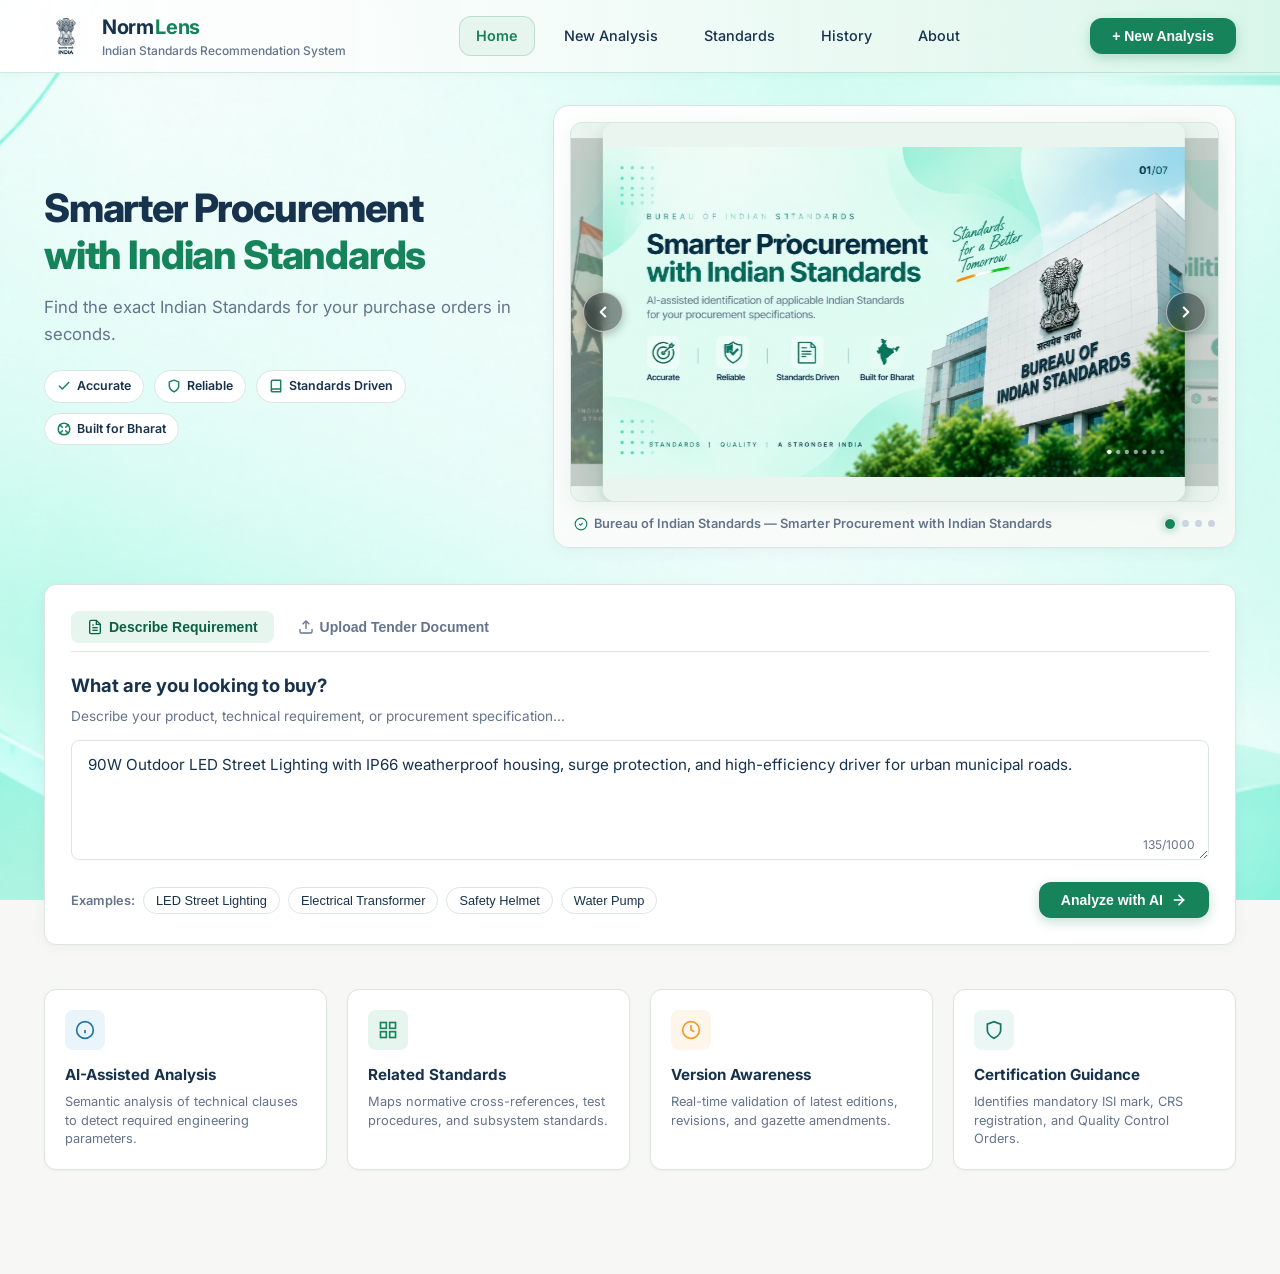
<file: Frontend/index.html>
<!DOCTYPE html>
<html lang="en">
<head>
  <meta charset="UTF-8">
  <meta name="viewport" content="width=device-width, initial-scale=1.0">
  <title>NormLens — Indian Standards Recommendation System | SIH 2026</title>
  <link rel="preconnect" href="https://fonts.googleapis.com">
  <link rel="preconnect" href="https://fonts.gstatic.com" crossorigin>
  <link href="https://fonts.googleapis.com/css2?family=Inter:wght@400;500;600;700;800&display=swap" rel="stylesheet">
  <link rel="stylesheet" href="styles.css">
</head>
<body>

  
  <header class="site-header">
    <div class="header-container">
      <div class="brand-group" data-navigate="home">
        <div class="emblem-icon">
          
          <img 
            src="assets/state_emblem_of_india_2d.jpg" 
            alt="State Emblem of India" 
            class="national-emblem-img">
        </div>
        <div class="brand-titles">
          <div class="brand-title">
            Norm<span class="highlight">Lens</span>
          </div>
          <div class="brand-subtitle">Indian Standards Recommendation System</div>
        </div>
      </div>

      <nav class="site-nav">
        <a class="nav-link active" data-navigate="home" data-view="home">Home</a>
        <a class="nav-link" data-navigate="new-analysis" data-view="new-analysis">New Analysis</a>
        <a class="nav-link" data-navigate="standards" data-view="standards">Standards</a>
        <a class="nav-link" data-navigate="history" data-view="history">History</a>
        <a class="nav-link" data-navigate="about" data-view="about">About</a>
      </nav>

      <div class="header-actions">
        <button class="btn-primary" data-navigate="new-analysis">
          <span>+ New Analysis</span>
        </button>
      </div>
    </div>
  </header>

  <!-- Main Application Body -->
  <main class="main-wrapper">

    <!-- ==========================================
         VIEW 1: HOME PAGE
         ========================================== -->
    <section id="view-home" class="view-section active">
      <!-- Hero Section -->
      <div class="hero-grid">
        <div class="hero-left">
          <h1 class="hero-heading">
            Smarter Procurement <br>
            <span class="green-text">with Indian Standards</span>
          </h1>
          <p class="hero-subheading">
            Find the exact Indian Standards for your purchase orders in seconds.
          </p>

          <div class="trust-badges-row">
            <div class="trust-badge-item">
              <svg width="14" height="14" viewBox="0 0 24 24" fill="none" stroke="currentColor" stroke-width="2.5" stroke-linecap="round" stroke-linejoin="round"><polyline points="20 6 9 17 4 12"></polyline></svg>
              Accurate
            </div>
            <div class="trust-badge-item">
              <svg width="14" height="14" viewBox="0 0 24 24" fill="none" stroke="currentColor" stroke-width="2.5" stroke-linecap="round" stroke-linejoin="round"><path d="M12 22s8-4 8-10V5l-8-3-8 3v7c0 6 8 10 8 10z"></path></svg>
              Reliable
            </div>
            <div class="trust-badge-item">
              <svg width="14" height="14" viewBox="0 0 24 24" fill="none" stroke="currentColor" stroke-width="2.5" stroke-linecap="round" stroke-linejoin="round"><path d="M4 19.5A2.5 2.5 0 0 1 6.5 17H20"></path><path d="M6.5 2H20v20H6.5A2.5 2.5 0 0 1 4 19.5v-15A2.5 2.5 0 0 1 6.5 2z"></path></svg>
              Standards Driven
            </div>
            <div class="trust-badge-item">
              <svg width="14" height="14" viewBox="0 0 24 24" fill="none" stroke="currentColor" stroke-width="2.5" stroke-linecap="round" stroke-linejoin="round"><circle cx="12" cy="12" r="10"></circle><path d="m4.93 4.93 4.24 4.24"></path><path d="m14.83 9.17 4.24-4.24"></path><path d="m14.83 14.83 4.24 4.24"></path><path d="m9.17 14.83-4.24 4.24"></path></svg>
              Built for Bharat
            </div>
          </div>
        </div>

        <!-- Mini Image Slider (Positioned in the red box area) -->
        <div class="hero-mini-slider-box" id="heroMiniSliderBox">
          <div class="mini-slider-wrapper" id="normlensSliderWrapper">
            <!-- Prev Slide Arrow Button -->
            <button class="mini-slider-arrow mini-slider-arrow-prev" id="sliderPrevBtn" aria-label="Previous Slide">
              <svg width="18" height="18" viewBox="0 0 24 24" fill="none" stroke="currentColor" stroke-width="2.8" stroke-linecap="round" stroke-linejoin="round">
                <polyline points="15 18 9 12 15 6"></polyline>
              </svg>
            </button>

            <!-- Slider Track -->
            <div class="mini-slider-track" id="normlensSliderTrack">
              <!-- Slide 0: Smarter Procurement with Indian Standards -->
              <div class="mini-slider-card" data-slide-index="0" data-caption="Bureau of Indian Standards — Smarter Procurement with Indian Standards">
                <div class="mini-slider-media">
                  <img src="assets/slider_banner_1.jpg" alt="Smarter Procurement with Indian Standards" class="mini-slider-img">
                </div>
              </div>

              <!-- Slide 1: One Search Many Possibilities -->
              <div class="mini-slider-card" data-slide-index="1" data-caption="One Search, Many Possibilities — Find Applicable Standards Instantly">
                <div class="mini-slider-media">
                  <img src="assets/slider_banner_2.png" alt="One Search Many Possibilities" class="mini-slider-img">
                </div>
              </div>

              <!-- Slide 2: Standards for a Safer Tomorrow -->
              <div class="mini-slider-card" data-slide-index="2" data-caption="Standards for a Safer Tomorrow — Safety, Reliability &amp; Sustainability">
                <div class="mini-slider-media">
                  <img src="assets/slider_banner_3.png" alt="Standards for a Safer Tomorrow" class="mini-slider-img">
                </div>
              </div>

              <!-- Slide 3: Built on Standards Powered by People -->
              <div class="mini-slider-card" data-slide-index="3" data-caption="Built on Standards, Powered by People — Viksit Bharat Quality Mission">
                <div class="mini-slider-media">
                  <img src="assets/slider_banner_4.jpg" alt="Built on Standards Powered by People" class="mini-slider-img">
                </div>
              </div>
            </div>

            <!-- Next Slide Arrow Button -->
            <button class="mini-slider-arrow mini-slider-arrow-next" id="sliderNextBtn" aria-label="Next Slide">
              <svg width="18" height="18" viewBox="0 0 24 24" fill="none" stroke="currentColor" stroke-width="2.8" stroke-linecap="round" stroke-linejoin="round">
                <polyline points="9 18 15 12 9 6"></polyline>
              </svg>
            </button>
          </div>

          <!-- Bottom Caption & Dots Bar -->
          <div class="mini-slider-bottom-bar">
            <div class="mini-slider-caption" id="miniSliderCaption">
              <svg width="14" height="14" viewBox="0 0 24 24" fill="none" stroke="currentColor" stroke-width="2"><circle cx="12" cy="12" r="10"></circle><path d="m9 12 2 2 4-4"></path></svg>
              <span id="miniSliderCaptionText">Bureau of Indian Standards — Smarter Procurement with Indian Standards</span>
            </div>
            <div class="mini-slider-dots" id="sliderDotsContainer"></div>
          </div>
        </div>
      </div>

      <!-- Main User Action Card -->
      <div class="procurement-card" id="homeInputCard">
        <div class="card-tab-nav">
          <button class="tab-btn active" data-tab="text" onclick="switchTab('text', 'home')">
            <svg width="16" height="16" viewBox="0 0 24 24" fill="none" stroke="currentColor" stroke-width="2"><path d="M14 2H6a2 2 0 0 0-2 2v16a2 2 0 0 0 2 2h12a2 2 0 0 0 2-2V8z"></path><polyline points="14 2 14 8 20 8"></polyline><line x1="16" y1="13" x2="8" y2="13"></line><line x1="16" y1="17" x2="8" y2="17"></line><polyline points="10 9 9 9 8 9"></polyline></svg>
            Describe Requirement
          </button>
          <button class="tab-btn" data-tab="file" onclick="switchTab('file', 'home')">
            <svg width="16" height="16" viewBox="0 0 24 24" fill="none" stroke="currentColor" stroke-width="2"><path d="M21 15v4a2 2 0 0 1-2 2H5a2 2 0 0 1-2-2v-4"></path><polyline points="17 8 12 3 7 8"></polyline><line x1="12" y1="3" x2="12" y2="15"></line></svg>
            Upload Tender Document
          </button>
        </div>

        <h2 class="card-title">What are you looking to buy?</h2>
        <p class="card-description">
          Describe your product, technical requirement, or procurement specification...
        </p>

        <!-- Pane 1: Textarea -->
        <div class="tab-pane-text">
          <div class="procure-textarea-wrap">
            <textarea 
              id="mainRequirementInput" 
              class="procure-textarea" 
              maxlength="1000" 
              placeholder="e.g., Procurement of 90W Outdoor LED Street Lighting fixtures with IP66 protection, surge endurance, and electronic drivers for urban road safety..."></textarea>
            <span class="char-counter" id="mainCharCounter">0/1000</span>
          </div>
        </div>

        <!-- Pane 2: PDF Upload -->
        <div class="tab-pane-file" style="display: none;">
          <input type="file" id="homeFileInput" accept=".pdf" style="display: none;">
          <div class="upload-dropzone" id="homeDropzone">
            <div class="upload-icon-circle">
              <svg width="22" height="22" viewBox="0 0 24 24" fill="none" stroke="currentColor" stroke-width="2"><path d="M21 15v4a2 2 0 0 1-2 2H5a2 2 0 0 1-2-2v-4"></path><polyline points="17 8 12 3 7 8"></polyline><line x1="12" y1="3" x2="12" y2="15"></line></svg>
            </div>
            <div class="upload-dropzone-text">Upload Tender PDF Document</div>
            <div class="upload-dropzone-sub">Drag and drop procurement tender specification or click to browse (Max 15MB)</div>
          </div>

          <div class="file-uploaded-chip" id="homeFileChip" style="display: none;">
            <div class="file-uploaded-info">
              <svg width="18" height="18" viewBox="0 0 24 24" fill="none" stroke="currentColor" stroke-width="2.5"><polyline points="20 6 9 17 4 12"></polyline></svg>
              <span class="file-name-display">Tender_Specification.pdf</span>
            </div>
            <button class="btn-remove-file" onclick="removeUploadedFile('home')">[ Remove ]</button>
          </div>
        </div>

        <!-- Action Bar & Example Chips -->
        <div class="card-action-bar">
          <div class="example-chips-wrap">
            <span class="example-label">Examples:</span>
            <button class="chip-btn" data-query="90W Outdoor LED Street Lighting with IP66 weatherproof housing and surge protection">LED Street Lighting</button>
            <button class="chip-btn" data-query="11kV/415V 500kVA Distribution Transformer with copper windings and oil cooling">Electrical Transformer</button>
            <button class="chip-btn" data-query="Industrial High-Density Polyethylene Safety Helmet with 4-point chin strap">Safety Helmet</button>
            <button class="chip-btn" data-query="Submersible Centrifugal Water Pump 5HP for clear cold agricultural water supply">Water Pump</button>
          </div>

          <button class="btn-primary" onclick="startAnalysis('home')">
            <span>Analyze with AI</span>
            <svg width="16" height="16" viewBox="0 0 24 24" fill="none" stroke="currentColor" stroke-width="2.5" stroke-linecap="round" stroke-linejoin="round"><line x1="5" y1="12" x2="19" y2="12"></line><polyline points="12 5 19 12 12 19"></polyline></svg>
          </button>
        </div>
      </div>

      <!-- Trust Indicators: 4 compact blocks -->
      <div class="trust-indicators-grid">
        <div class="trust-block-card">
          <div class="trust-block-icon icon-soft-blue">
            <svg width="20" height="20" viewBox="0 0 24 24" fill="none" stroke="currentColor" stroke-width="2"><circle cx="12" cy="12" r="10"></circle><path d="M12 16v-4"></path><path d="M12 8h.01"></path></svg>
          </div>
          <h3 class="trust-block-title">AI-Assisted Analysis</h3>
          <p class="trust-block-desc">Semantic analysis of technical clauses to detect required engineering parameters.</p>
        </div>

        <div class="trust-block-card">
          <div class="trust-block-icon icon-soft-green">
            <svg width="20" height="20" viewBox="0 0 24 24" fill="none" stroke="currentColor" stroke-width="2"><rect x="3" y="3" width="7" height="7"></rect><rect x="14" y="3" width="7" height="7"></rect><rect x="14" y="14" width="7" height="7"></rect><rect x="3" y="14" width="7" height="7"></rect></svg>
          </div>
          <h3 class="trust-block-title">Related Standards</h3>
          <p class="trust-block-desc">Maps normative cross-references, test procedures, and subsystem standards.</p>
        </div>

        <div class="trust-block-card">
          <div class="trust-block-icon icon-soft-saffron">
            <svg width="20" height="20" viewBox="0 0 24 24" fill="none" stroke="currentColor" stroke-width="2"><circle cx="12" cy="12" r="10"></circle><polyline points="12 6 12 12 16 14"></polyline></svg>
          </div>
          <h3 class="trust-block-title">Version Awareness</h3>
          <p class="trust-block-desc">Real-time validation of latest editions, revisions, and gazette amendments.</p>
        </div>

        <div class="trust-block-card">
          <div class="trust-block-icon icon-soft-teal">
            <svg width="20" height="20" viewBox="0 0 24 24" fill="none" stroke="currentColor" stroke-width="2"><path d="M12 22s8-4 8-10V5l-8-3-8 3v7c0 6 8 10 8 10z"></path></svg>
          </div>
          <h3 class="trust-block-title">Certification Guidance</h3>
          <p class="trust-block-desc">Identifies mandatory ISI mark, CRS registration, and Quality Control Orders.</p>
        </div>
      </div>
    </section>

    <!-- ==========================================
         VIEW 2: NEW ANALYSIS PAGE
         ========================================== -->
    <section id="view-new-analysis" class="view-section">
      <!-- 3-Step Progress Indicator -->
      <div class="stepper-header">
        <div class="stepper-bar">
          <div class="step-item active">
            <span class="step-num">1</span>
            <span>Input</span>
          </div>
          <span class="step-arrow">→</span>
          <div class="step-item">
            <span class="step-num">2</span>
            <span>Analysis</span>
          </div>
          <span class="step-arrow">→</span>
          <div class="step-item">
            <span class="step-num">3</span>
            <span>Results</span>
          </div>
        </div>
      </div>

      <!-- Main Input Card -->
      <div class="procurement-card" id="newAnalysisCard" style="max-width: 860px; margin: 0 auto;">
        <div class="card-tab-nav">
          <button class="tab-btn active" data-tab="text" onclick="switchTab('text', 'new-analysis')">
            <svg width="16" height="16" viewBox="0 0 24 24" fill="none" stroke="currentColor" stroke-width="2"><path d="M14 2H6a2 2 0 0 0-2 2v16a2 2 0 0 0 2 2h12a2 2 0 0 0 2-2V8z"></path><polyline points="14 2 14 8 20 8"></polyline></svg>
            Describe Requirement
          </button>
          <button class="tab-btn" data-tab="file" onclick="switchTab('file', 'new-analysis')">
            <svg width="16" height="16" viewBox="0 0 24 24" fill="none" stroke="currentColor" stroke-width="2"><path d="M21 15v4a2 2 0 0 1-2 2H5a2 2 0 0 1-2-2v-4"></path><polyline points="17 8 12 3 7 8"></polyline><line x1="12" y1="3" x2="12" y2="15"></line></svg>
            Tender Document
          </button>
        </div>

        <h2 class="card-title">Describe your procurement requirement</h2>
        <p class="card-description">Enter technical parameters or upload tender specification documents for standard matching.</p>

        <!-- Tab Pane: Text -->
        <div class="tab-pane-text">
          <div class="procure-textarea-wrap">
            <textarea 
              id="newAnalysisInput" 
              class="procure-textarea" 
              maxlength="1000" 
              placeholder="Describe your product, technical requirement, or procurement specification..."></textarea>
            <span class="char-counter" id="newAnalysisCharCounter">0/1000</span>
          </div>
        </div>

        <!-- Tab Pane: File Upload -->
        <div class="tab-pane-file" style="display: none;">
          <input type="file" id="newAnalysisFileInput" accept=".pdf" style="display: none;">
          <div class="upload-dropzone" id="newAnalysisDropzone">
            <div class="upload-icon-circle">
              <svg width="22" height="22" viewBox="0 0 24 24" fill="none" stroke="currentColor" stroke-width="2"><path d="M21 15v4a2 2 0 0 1-2 2H5a2 2 0 0 1-2-2v-4"></path><polyline points="17 8 12 3 7 8"></polyline><line x1="12" y1="3" x2="12" y2="15"></line></svg>
            </div>
            <div class="upload-dropzone-text">Upload Tender PDF</div>
            <div class="upload-dropzone-sub">Drop PDF tender copy or technical specification schedule here</div>
          </div>

          <div class="file-uploaded-chip" id="newAnalysisFileChip" style="display: none;">
            <div class="file-uploaded-info">
              <svg width="18" height="18" viewBox="0 0 24 24" fill="none" stroke="currentColor" stroke-width="2.5"><polyline points="20 6 9 17 4 12"></polyline></svg>
              <span class="file-name-display">Tender_Specification.pdf</span>
            </div>
            <button class="btn-remove-file" onclick="removeUploadedFile('new-analysis')">[ Remove ]</button>
          </div>
        </div>

        <!-- Single Primary Action -->
        <div style="display: flex; justify-content: flex-end; margin-top: 20px;">
          <button class="btn-primary" onclick="startAnalysis('new-analysis')">
            <span>Analyze Specification</span>
            <svg width="16" height="16" viewBox="0 0 24 24" fill="none" stroke="currentColor" stroke-width="2.5"><polyline points="9 18 15 12 9 6"></polyline></svg>
          </button>
        </div>
      </div>
    </section>

    <!-- ==========================================
         VIEW 3: LOADING / ANALYSIS PAGE
         ========================================== -->
    <section id="view-loading" class="view-section">
      <div class="loading-card">
        <h2 class="loading-header-title">Analyzing Your Requirement</h2>
        <p class="loading-header-subtitle">
          Please wait while we identify applicable Indian Standards and related requirements.
        </p>

        <!-- Circular Progress Ring (Subtle Green/Blue) -->
        <div class="circle-progress-wrapper">
          <svg class="circle-progress-svg" viewBox="0 0 140 140">
            <circle class="circle-bg" cx="70" cy="70" r="60"></circle>
            <circle class="circle-fill" id="circleFill" cx="70" cy="70" r="60"></circle>
          </svg>
          <div class="circle-center-text">
            <span class="circle-percentage" id="circlePercentage">0%</span>
            <span class="circle-status-tag">Analyzing</span>
          </div>
        </div>

        <!-- Dynamic Ticker Box -->
        <div class="dynamic-ticker-box">
          <span class="ticker-pulse-dot"></span>
          <span id="dynamicTickerText">Reading specification...</span>
        </div>

        <!-- Vertical Progress Timeline (Strict 7 Stages) -->
        <div class="analysis-timeline" id="analysisTimeline">
          <!-- Dynamically populated via app.js -->
        </div>
      </div>
    </section>

    <!-- ==========================================
         VIEW 4: RESULTS PAGE
         ========================================== -->
    <section id="view-results" class="view-section">
      <!-- Top Banner -->
      <div class="results-header-banner">
        <div class="banner-left">
          <h1>Procurement Analysis Results</h1>
          <div class="banner-meta">
            <span class="status-badge-complete">✓ Analysis Complete</span>
            <span>Requirement:</span>
            <span class="submitted-req-badge" id="resultsQueryBadge">90W Outdoor LED Street Lighting</span>
          </div>
        </div>
        <div>
          <button class="btn-outline" onclick="exportProcurementReport()">
            <svg width="16" height="16" viewBox="0 0 24 24" fill="none" stroke="currentColor" stroke-width="2"><path d="M21 15v4a2 2 0 0 1-2 2H5a2 2 0 0 1-2-2v-4"></path><polyline points="7 10 12 15 17 10"></polyline><line x1="12" y1="15" x2="12" y2="3"></line></svg>
            Export Report
          </button>
        </div>
      </div>

      <!-- 4 Compact Summary Metric Cards -->
      <div class="summary-metrics-grid">
        <div class="metric-card">
          <div class="metric-label">Verified Recommendations</div>
          <div class="metric-value green" id="metricStandardsFound">0</div>
        </div>
        <div class="metric-card">
          <div class="metric-label">Related Standards</div>
          <div class="metric-value blue" id="metricRelatedStandards">0</div>
        </div>
        <div class="metric-card">
          <div class="metric-label">Version Status</div>
          <div class="metric-value" style="font-size: 1.25rem;" id="metricVersionStatus">-</div>
        </div>
        <div class="metric-card">
          <div class="metric-label">Certification</div>
          <div class="metric-value green" style="font-size: 1.25rem;" id="metricCertification">-</div>
        </div>
      </div>

      <!-- Section 1 — AI Understanding -->
      <div class="result-section">
        <div class="section-header">
          <h2 class="section-title">
            <svg width="18" height="18" viewBox="0 0 24 24" fill="none" stroke="var(--blue)" stroke-width="2"><circle cx="12" cy="12" r="10"></circle><line x1="12" y1="16" x2="12" y2="12"></line><line x1="12" y1="8" x2="12.01" y2="8"></line></svg>
            What We Understood
          </h2>
          <div class="section-subtext">Automated entity and parameter extraction from submitted requirement</div>
        </div>

        <div class="understanding-tags-grid">
          <div>
            <div class="understanding-col-title">Product</div>
            <div class="understanding-val" id="underProdVal">LED Street Lighting</div>
          </div>
          <div>
            <div class="understanding-col-title">Application</div>
            <div class="understanding-val" id="underAppVal">Outdoor / Road</div>
          </div>
          <div>
            <div class="understanding-col-title">Requirements & Constraints</div>
            <div class="tag-cloud" id="underTagCloud">
              <span class="spec-tag">90W</span>
              <span class="spec-tag">Outdoor</span>
              <span class="spec-tag">Road Application</span>
              <span class="spec-tag">Electrical Safety</span>
              <span class="spec-tag">Testing</span>
            </div>
          </div>
        </div>
      </div>

      <!-- Section 2 & 3 — Recommended Indian Standards (Top 3 Cards & Why Recommended) -->
      <div class="result-section">
        <div class="section-header">
          <h2 class="section-title">
            <svg width="18" height="18" viewBox="0 0 24 24" fill="none" stroke="var(--primary-green)" stroke-width="2"><path d="M14 2H6a2 2 0 0 0-2 2v16a2 2 0 0 0 2 2h12a2 2 0 0 0 2-2V8z"></path><polyline points="14 2 14 8 20 8"></polyline></svg>
            Recommended Indian Standards
          </h2>
          <div class="section-subtext">Standards relevant to the submitted procurement requirement (Top 3 Recommendations)</div>
        </div>

        <div id="recommendedCardsContainer">
          <!-- Dynamically populated via app.js -->
        </div>
      </div>

      <!-- Section 4 — Related Standards (Simple Institutional Relationship Graph) -->
      <div class="result-section">
        <div class="section-header">
          <h2 class="section-title">
            <svg width="18" height="18" viewBox="0 0 24 24" fill="none" stroke="var(--deep-green)" stroke-width="2"><rect x="3" y="3" width="7" height="7"></rect><rect x="14" y="3" width="7" height="7"></rect><rect x="14" y="14" width="7" height="7"></rect><rect x="3" y="14" width="7" height="7"></rect></svg>
            Related Standards
          </h2>
          <div class="section-subtext">Normative references and allied safety testing hierarchy</div>
        </div>

        <div class="standards-diagram-wrap" id="dynamicStandardsGraph">
          <div class="node-box primary">
            IS 10322 (Part 5/Sec 3)
            <div style="font-size: 0.7rem; font-weight: 500;">Main Luminaire Standard</div>
          </div>
          <div class="tree-vertical-line"></div>
          
          <div class="tree-branch-container">
            <div class="tree-subnode">
              IS 15885
              <span class="tree-subnode-tag">Safety (Driver)</span>
            </div>
            <div class="tree-subnode">
              IS 16102
              <span class="tree-subnode-tag">Testing (Performance)</span>
            </div>
            <div class="tree-subnode">
              IS 16103
              <span class="tree-subnode-tag">Installation & Optics</span>
            </div>
          </div>

          <div class="tree-vertical-line"></div>
          <div class="node-box" style="font-size: 0.8rem; background: #FFFFFF;">
            Normative Cross-References & Harmonized Guidelines
          </div>

          <div style="margin-top: 18px;">
            <button class="btn-outline" style="font-size: 0.8rem; padding: 6px 14px;" data-navigate="standards">
              View Related Standards
            </button>
          </div>
        </div>
      </div>

      <!-- Section 5 — Version & Amendments Timeline -->
      <div class="result-section">
        <div class="section-header">
          <h2 class="section-title">
            <svg width="18" height="18" viewBox="0 0 24 24" fill="none" stroke="var(--saffron)" stroke-width="2"><circle cx="12" cy="12" r="10"></circle><polyline points="12 6 12 12 16 14"></polyline></svg>
            Version & Amendments
          </h2>
          <div class="section-subtext">Chronological gazette revisions and current enforceability timeline</div>
        </div>

        <div class="horizontal-version-timeline" id="versionTimelineContainer">
          <div class="timeline-connector-bar"></div>
          
          <div class="timeline-milestone">
            <div class="milestone-dot"></div>
            <div class="milestone-year">2018</div>
            <div class="milestone-desc">Published</div>
          </div>

          <div class="timeline-milestone">
            <div class="milestone-dot saffron"></div>
            <div class="milestone-year">2020</div>
            <div class="milestone-desc">Amendment 1</div>
          </div>

          <div class="timeline-milestone">
            <div class="milestone-dot saffron"></div>
            <div class="milestone-year">2023</div>
            <div class="milestone-desc">Amendment 2</div>
          </div>

          <div class="timeline-milestone">
            <div class="milestone-dot green"></div>
            <div class="milestone-year">2026</div>
            <div class="milestone-desc" style="color: var(--primary-green); font-weight: 700;">Current Active</div>
          </div>
        </div>
      </div>

      <!-- Section 6 — Certification Guidance -->
      <div class="result-section">
        <div class="section-header">
          <h2 class="section-title">
            <svg width="18" height="18" viewBox="0 0 24 24" fill="none" stroke="var(--primary-green)" stroke-width="2"><path d="M12 22s8-4 8-10V5l-8-3-8 3v7c0 6 8 10 8 10z"></path></svg>
            Certification Guidance
          </h2>
          <div class="section-subtext">Statutory conformity assessment schemes for public procurement</div>
        </div>

        <div class="cert-guidance-list" id="certificationGuidanceContainer">
          <div class="cert-item-card">
            <div class="cert-name">BIS Product Certification</div>
            <div class="cert-status applicable">● Applicable (ISI Scheme I)</div>
          </div>
          <div class="cert-item-card">
            <div class="cert-name">Compulsory Registration (CRS)</div>
            <div class="cert-status not-applicable">○ Not identified</div>
          </div>
          <div class="cert-item-card">
            <div class="cert-name">Hallmarking</div>
            <div class="cert-status not-applicable">○ Not applicable</div>
          </div>
        </div>

        <div class="cert-disclaimer">
          <svg width="14" height="14" viewBox="0 0 24 24" fill="none" stroke="currentColor" stroke-width="2"><circle cx="12" cy="12" r="10"></circle><line x1="12" y1="16" x2="12" y2="12"></line><line x1="12" y1="8" x2="12.01" y2="8"></line></svg>
          Verify regulatory applicability before final procurement use.
        </div>
      </div>

      <!-- Section 7 — Source / Verification -->
      <div class="verification-box">
        <div class="verification-left">
          <svg width="18" height="18" viewBox="0 0 24 24" fill="none" stroke="var(--primary-green)" stroke-width="2.5"><path d="M12 22s8-4 8-10V5l-8-3-8 3v7c0 6 8 10 8 10z"></path><polyline points="9 12 11 14 15 10"></polyline></svg>
          <span>Information Verification</span>
        </div>
        <div class="verification-meta">
          <span><strong>Source:</strong> Verified Standards Knowledge Base</span>
          <span><strong>Last Updated:</strong> 20 Sep 2026</span>
          <span><strong>Status:</strong> Current</span>
          <span><strong>AI Assistance:</strong> Enabled</span>
        </div>
      </div>

      <!-- Final Actions -->
      <div class="results-bottom-actions">
        <button class="btn-outline" onclick="exportProcurementReport()">
          Export Report
        </button>
        <button class="btn-primary" data-navigate="new-analysis">
          Start New Analysis
        </button>
      </div>
    </section>

    <!-- ==========================================
         VIEW 5: STANDARDS KNOWLEDGE BASE
         ========================================== -->
    <section id="view-standards" class="view-section">
      <div style="margin-bottom: 24px;">
        <h1 style="font-size: 1.5rem; font-weight: 800; color: var(--navy-text); margin-bottom: 4px;">Indian Standards</h1>
        <p style="font-size: 0.85rem; color: var(--secondary-text);">Search and explore the Bureau of Indian Standards (BIS) knowledge repository.</p>
      </div>

      <div class="catalog-search-bar">
        <input 
          type="text" 
          id="standardsSearchInput" 
          class="catalog-search-input" 
          placeholder="Search by standard number, title or topic..." 
          oninput="renderStandardsCatalog()">
        
        <select id="categoryFilter" class="filter-select" onchange="renderStandardsCatalog()">
          <option value="all">All Categories</option>
          <option value="Electrical & Lighting">Electrical & Lighting</option>
          <option value="Heavy Electrical">Heavy Electrical</option>
          <option value="Occupational Safety">Occupational Safety</option>
          <option value="Mechanical & Water">Mechanical & Water</option>
        </select>

        <select class="filter-select">
          <option value="all">Status: All</option>
          <option value="current">Current</option>
          <option value="revision">Under Revision</option>
        </select>

        <select class="filter-select">
          <option value="all">Year: All</option>
          <option value="2026">2026</option>
          <option value="2023">2023</option>
          <option value="2017">2017</option>
        </select>
      </div>

      <div class="standards-table-card">
        <table class="data-table">
          <thead>
            <tr>
              <th>Standard No</th>
              <th>Title & Description</th>
              <th>Category</th>
              <th>Status</th>
              <th>Action</th>
            </tr>
          </thead>
          <tbody id="standardsTableBody">
            <!-- Populated via app.js -->
          </tbody>
        </table>
      </div>
    </section>

    <!-- ==========================================
         VIEW 6: HISTORY PAGE
         ========================================== -->
    <section id="view-history" class="view-section">
      <div style="margin-bottom: 24px;">
        <h1 style="font-size: 1.5rem; font-weight: 800; color: var(--navy-text); margin-bottom: 4px;">Analysis History</h1>
        <p style="font-size: 0.85rem; color: var(--secondary-text);">Review previous procurement technical requirement evaluations.</p>
      </div>

      <div class="standards-table-card">
        <table class="data-table">
          <thead>
            <tr>
              <th>Requirement</th>
              <th>Date</th>
              <th>Verified Recommendations</th>
              <th>Status</th>
              <th>Action</th>
            </tr>
          </thead>
          <tbody id="historyTableBody">
            <!-- Populated via app.js -->
          </tbody>
        </table>
      </div>
    </section>

    <!-- ==========================================
         VIEW 7: ABOUT PAGE
         ========================================== -->
    <section id="view-about" class="view-section">
      <div style="max-width: 840px; margin: 0 auto;">
        <div style="background: #FFFFFF; border: 1px solid var(--border-color); border-radius: var(--radius-lg); padding: 36px; box-shadow: var(--shadow-card);">
          <h1 style="font-size: 1.75rem; font-weight: 800; color: var(--navy-text); margin-bottom: 12px;">
            About NormLens
          </h1>
          <p style="font-size: 0.95rem; color: var(--secondary-text); line-height: 1.7; margin-bottom: 24px;">
            NormLens is an institutional artificial intelligence decision-support platform designed to streamline public and enterprise procurement in India. Developed for Smart India Hackathon (SIH) 2026 Problem Statement 26108, the system bridges the critical gap between complex technical procurement tender specifications and the authoritative catalogue of Indian Standards maintained by the Bureau of Indian Standards (BIS).
          </p>

          <div style="display: grid; grid-template-columns: 1fr 1fr; gap: 20px; margin-bottom: 28px;">
            <div style="background: var(--main-bg); padding: 20px; border-radius: var(--radius-sm); border: 1px solid var(--border-color);">
              <h3 style="font-size: 1rem; font-weight: 700; color: var(--deep-green); margin-bottom: 8px;">Why It Was Created</h3>
              <p style="font-size: 0.85rem; color: var(--secondary-text); line-height: 1.5;">
                Public procurement officers frequently encounter ambiguous technical terminology or outdated standards references in tender documents, leading to compliance disputes, delivery rejections, and legal delays. NormLens automates standard discovery with 100% version accuracy.
              </p>
            </div>

            <div style="background: var(--main-bg); padding: 20px; border-radius: var(--radius-sm); border: 1px solid var(--border-color);">
              <h3 style="font-size: 1rem; font-weight: 700; color: var(--blue); margin-bottom: 8px;">How AI Assists Procurement</h3>
              <p style="font-size: 0.85rem; color: var(--secondary-text); line-height: 1.5;">
                By utilizing dense semantic indexing, technical taxonomy extraction, and normative cross-reference mapping, our engine evaluates requirements against thousands of gazette standards in milliseconds while verifying active Quality Control Orders (QCO).
              </p>
            </div>
          </div>

          <div style="border-top: 1px solid var(--border-color); padding-top: 20px; display: flex; align-items: center; justify-content: space-between;">
            <div style="font-size: 0.8rem; color: var(--secondary-text);">
              <strong>Core Principles:</strong> Neatness &bull; Government-Grade Reliability &bull; Complete Transparency
            </div>
            <button class="btn-primary" data-navigate="new-analysis">Launch New Analysis</button>
          </div>
        </div>
      </div>
    </section>

  </main>

  <!-- Details Drawer / Modal Dialog -->
  <div class="modal-overlay" id="standardDetailsModal" onclick="if(event.target === this) closeStandardModal()">
    <div class="modal-container">
      <button class="modal-close-btn" onclick="closeStandardModal()" aria-label="Close">
        <svg width="20" height="20" viewBox="0 0 24 24" fill="none" stroke="currentColor" stroke-width="2.5"><line x1="18" y1="6" x2="6" y2="18"></line><line x1="6" y1="6" x2="18" y2="18"></line></svg>
      </button>
      <div id="modalBodyContent">
        <!-- Content inserted dynamically -->
      </div>
    </div>
  </div>

  <script src="app.js"></script>
</body>
</html>
</file>
<file: Frontend/styles.css>
/* ==========================================================================
   BharatStandards.AI - Institutional Design System Stylesheet
   SIH 2026 Problem Statement 26108
   Palette:
     Primary Green:  #16835B
     Deep Green:     #0B6045
     Soft Green:     #E7F5EF
     Sky Blue:       #EAF5FB
     Blue:           #2474A8
     Saffron:        #F39A32
     Warm Cream:     #FFFDF8
     Main Background:#F7F8F5
     White:          #FFFFFF
     Dark Navy Text: #17324D
     Secondary Text: #64748B
     Border:         #DCE5E1
     Success:        #16835B
     Warning:        #E99A2B
     Error:          #C94B4B
   ========================================================================== */

:root {
  --primary-green: #16835B;
  --deep-green: #0B6045;
  --soft-green: #E7F5EF;
  --sky-blue: #EAF5FB;
  --blue: #2474A8;
  --saffron: #F39A32;
  --warm-cream: #FFFDF8;
  --main-bg: #F7F8F5;
  --card-bg: #FFFFFF;
  --navy-text: #17324D;
  --secondary-text: #64748B;
  --border-color: #DCE5E1;
  --success: #16835B;
  --warning: #E99A2B;
  --error: #C94B4B;
  --radius-sm: 8px;
  --radius-md: 12px;
  --radius-lg: 16px;
  --radius-full: 9999px;
  --shadow-subtle: 0 1px 3px rgba(11, 96, 69, 0.04), 0 1px 2px rgba(11, 96, 69, 0.02);
  --shadow-card: 0 4px 16px rgba(23, 50, 77, 0.04), 0 1px 3px rgba(23, 50, 77, 0.02);
  --shadow-hover: 0 8px 24px rgba(22, 131, 91, 0.08), 0 2px 6px rgba(23, 50, 77, 0.04);
}

* {
  box-sizing: border-box;
  margin: 0;
  padding: 0;
}

body {
  font-family: 'Inter', -apple-system, BlinkMacSystemFont, "Segoe UI", Roboto, Helvetica, Arial, sans-serif;
  background-color: var(--main-bg);
  background-image: url('assets/web_bg.png?v=3');
  background-size: cover;
  background-position: center;
  background-repeat: no-repeat;
  background-attachment: fixed;
  color: var(--navy-text);
  line-height: 1.5;
  -webkit-font-smoothing: antialiased;
  -moz-osx-font-smoothing: grayscale;
  min-height: 100vh;
  display: flex;
  flex-direction: column;
}

/* ==========================================================================
   Header & Top Government Bar
   ========================================================================== */
.gov-top-bar {
  background-color: #FFFFFF;
  border-bottom: 1px solid var(--border-color);
  font-size: 0.75rem;
  color: var(--secondary-text);
  padding: 4px 0;
}

.gov-top-container {
  max-width: 1240px;
  margin: 0 auto;
  padding: 0 24px;
  display: flex;
  justify-content: space-between;
  align-items: center;
}

.gov-flag-stripe {
  display: inline-flex;
  gap: 6px;
  align-items: center;
  font-weight: 500;
}

.flag-accent {
  display: inline-block;
  width: 12px;
  height: 4px;
  background: linear-gradient(90deg, #F39A32 33%, #FFFFFF 33%, #FFFFFF 66%, #16835B 66%);
  border-radius: 1px;
}

.site-header {
  background: linear-gradient(90deg, rgba(255, 255, 255, 0.97) 0%, rgba(246, 252, 249, 0.95) 40%, rgba(232, 248, 241, 0.92) 75%, rgba(214, 245, 231, 0.9) 100%);
  backdrop-filter: blur(14px);
  -webkit-backdrop-filter: blur(14px);
  border-bottom: 1px solid rgba(22, 131, 91, 0.18);
  position: sticky;
  top: 0;
  z-index: 50;
  box-shadow: 0 2px 8px rgba(11, 96, 69, 0.04);
}

.header-container {
  max-width: 1240px;
  margin: 0 auto;
  padding: 12px 24px;
  display: flex;
  align-items: center;
  justify-content: space-between;
}

.brand-group {
  display: flex;
  align-items: center;
  gap: 14px;
  text-decoration: none;
  cursor: pointer;
}

.emblem-icon {
  width: 44px;
  height: 48px;
  display: flex;
  align-items: center;
  justify-content: center;
  background: transparent;
  border: none;
  flex-shrink: 0;
}

.national-emblem-img {
  width: 100%;
  height: 100%;
  object-fit: contain;
}

.brand-titles {
  display: flex;
  flex-direction: column;
}

.brand-title {
  font-size: 1.25rem;
  font-weight: 700;
  color: var(--navy-text);
  letter-spacing: -0.02em;
  display: flex;
  align-items: center;
  gap: 2px;
}

.brand-title .highlight {
  color: var(--primary-green);
}

.brand-title .ai-badge {
  font-size: 0.7rem;
  font-weight: 700;
  color: var(--blue);
  background: var(--sky-blue);
  padding: 1px 6px;
  border-radius: 4px;
  margin-left: 4px;
  border: 1px solid #c9e4f4;
}

.brand-subtitle {
  font-size: 0.75rem;
  color: var(--secondary-text);
  font-weight: 500;
}

.site-nav {
  display: flex;
  align-items: center;
  gap: 12px;
}

.nav-link {
  color: var(--navy-text);
  text-decoration: none;
  font-size: 0.9rem;
  font-weight: 500;
  padding: 8px 16px;
  border-radius: 12px;
  transition: all 0.2s ease;
  cursor: pointer;
  border: 1px solid transparent;
}

.nav-link:hover {
  color: var(--primary-green);
  background-color: rgba(231, 245, 239, 0.6);
}

.nav-link.active {
  color: var(--primary-green);
  font-weight: 600;
  background-color: #E7F5EF;
  border: 1px solid rgba(22, 131, 91, 0.2);
  border-radius: 12px;
}

.header-actions {
  display: flex;
  align-items: center;
  gap: 12px;
}

.lang-select {
  border: 1px solid var(--border-color);
  background: #FFFFFF;
  color: var(--navy-text);
  font-size: 0.85rem;
  padding: 7px 12px;
  border-radius: var(--radius-sm);
  cursor: pointer;
  outline: none;
  font-weight: 500;
}

.btn-primary {
  background-color: var(--primary-green);
  color: #FFFFFF;
  border: none;
  padding: 10px 22px;
  border-radius: 12px;
  font-size: 0.875rem;
  font-weight: 600;
  cursor: pointer;
  display: inline-flex;
  align-items: center;
  gap: 8px;
  transition: all 0.2s ease;
  box-shadow: 0 4px 12px rgba(22, 131, 91, 0.25);
}

.btn-primary:hover {
  background-color: var(--deep-green);
  box-shadow: 0 6px 16px rgba(22, 131, 91, 0.35);
  transform: translateY(-1px);
}

.btn-outline {
  background-color: #FFFFFF;
  color: var(--navy-text);
  border: 1px solid var(--border-color);
  padding: 9px 18px;
  border-radius: var(--radius-sm);
  font-size: 0.875rem;
  font-weight: 600;
  cursor: pointer;
  display: inline-flex;
  align-items: center;
  gap: 8px;
  transition: all 0.15s ease;
}

.btn-outline:hover {
  border-color: var(--primary-green);
  color: var(--primary-green);
  background-color: var(--soft-green);
}

/* ==========================================================================
   Layout Containers
   ========================================================================== */
.main-wrapper {
  flex: 1;
  max-width: 1240px;
  width: 100%;
  margin: 0 auto;
  padding: 32px 24px 64px 24px;
}

.view-section {
  display: none;
}

.view-section.active {
  display: block;
  animation: fadeIn 0.25s ease-out;
}

@keyframes fadeIn {
  from { opacity: 0; transform: translateY(6px); }
  to { opacity: 1; transform: translateY(0); }
}

/* ==========================================================================
   Home Page: Hero & Input Card
   ========================================================================== */
.hero-grid {
  display: grid;
  grid-template-columns: 0.9fr 1.3fr;
  gap: 36px;
  align-items: center;
  margin-bottom: 36px;
}

.hero-pill-badge {
  display: inline-flex;
  align-items: center;
  gap: 8px;
  padding: 4px 12px;
  background-color: var(--warm-cream);
  border: 1px solid #F6E6D2;
  border-radius: var(--radius-full);
  font-size: 0.8rem;
  font-weight: 600;
  color: #9C580E;
  margin-bottom: 16px;
}

.hero-pill-badge .saffron-dot {
  width: 7px;
  height: 7px;
  border-radius: 50%;
  background-color: var(--saffron);
}

.hero-heading {
  font-size: 2.45rem;
  line-height: 1.2;
  font-weight: 800;
  color: var(--navy-text);
  letter-spacing: -0.03em;
  margin-bottom: 16px;
}

.hero-heading .green-text {
  color: var(--primary-green);
}

.hero-subheading {
  font-size: 1.05rem;
  color: var(--secondary-text);
  line-height: 1.6;
  margin-bottom: 22px;
  max-width: 520px;
}

.trust-badges-row {
  display: flex;
  flex-wrap: wrap;
  gap: 10px;
  margin-bottom: 24px;
}

.trust-badge-item {
  display: inline-flex;
  align-items: center;
  gap: 6px;
  background-color: #FFFFFF;
  border: 1px solid var(--border-color);
  padding: 6px 12px;
  border-radius: var(--radius-full);
  font-size: 0.775rem;
  font-weight: 600;
  color: var(--navy-text);
}

.trust-badge-item svg {
  color: var(--primary-green);
}

/* ==========================================================================
   Hero Mini Image Slider Box (Positioned in Hero Right Column / Red Box)
   Institutional Card wrapper with smooth coverflow carousel inside
   ========================================================================== */
.hero-mini-slider-box {
  background: linear-gradient(155deg, #FFFFFF 0%, #F4F9F6 100%);
  border: 1px solid var(--border-color);
  border-radius: var(--radius-lg);
  padding: 16px 16px 14px 16px;
  position: relative;
  box-shadow: var(--shadow-card);
  overflow: hidden;
  display: flex;
  flex-direction: column;
}

.hero-mini-slider-box::before {
  content: "";
  position: absolute;
  top: 0;
  right: 0;
  width: 140px;
  height: 140px;
  background: radial-gradient(circle, rgba(22, 131, 91, 0.08) 0%, transparent 70%);
  pointer-events: none;
}

.mini-slider-wrapper {
  position: relative;
  width: 100%;
  height: 380px;
  overflow: hidden;
  border-radius: var(--radius-md);
  border: 1px solid var(--border-color);
  box-shadow: 0 4px 20px rgba(22, 131, 91, 0.08);
  background: #EAF5EF;
  display: flex;
  align-items: center;
  justify-content: center;
}

.mini-slider-track {
  position: relative;
  width: 100%;
  height: 100%;
}

/* Slide Cards in Mini Slider */
.mini-slider-card {
  position: absolute;
  top: 0;
  left: 50%;
  width: 90%;
  height: 100%;
  border-radius: 12px;
  overflow: hidden;
  user-select: none;
  cursor: pointer;
  box-sizing: border-box;
  will-change: transform, opacity, filter, box-shadow;
  transition: transform 0.55s cubic-bezier(0.22, 1, 0.36, 1),
              opacity 0.55s ease,
              filter 0.55s ease,
              box-shadow 0.55s ease;
}

.mini-slider-media {
  position: relative;
  width: 100%;
  height: 100%;
  overflow: hidden;
  background-color: #EAF5EF;
  border-radius: 12px;
}

.mini-slider-img {
  width: 100%;
  height: 100%;
  object-fit: contain;
  background-color: #EAF5EF;
  display: block;
  border-radius: 12px;
  transition: transform 0.4s ease;
}

.mini-slider-card.active:hover .mini-slider-img {
  transform: scale(1.02);
}

.mini-slider-gradient {
  position: absolute;
  inset: 0;
  background: linear-gradient(180deg, rgba(0, 0, 0, 0.04) 0%, rgba(0, 0, 0, 0.15) 45%, rgba(0, 0, 0, 0.75) 100%);
  pointer-events: none;
}

/* Mini caption overlay on active card */
.mini-slider-caption-overlay {
  position: absolute;
  bottom: 14px;
  left: 16px;
  right: 16px;
  display: flex;
  align-items: flex-start;
  gap: 8px;
  color: #FFFFFF;
  z-index: 5;
  text-shadow: 0 2px 8px rgba(0, 0, 0, 0.8);
  pointer-events: none;
}

.mini-caption-icon {
  display: flex;
  align-items: center;
  justify-content: center;
  margin-top: 1px;
}

.mini-caption-icon svg {
  color: #FFFFFF;
  filter: drop-shadow(0 2px 4px rgba(0, 0, 0, 0.6));
}

.mini-caption-text {
  display: flex;
  flex-direction: column;
}

.mini-caption-text .mini-title {
  font-size: 0.85rem;
  font-weight: 800;
  letter-spacing: 0.05em;
  line-height: 1.25;
  text-transform: uppercase;
  color: #FFFFFF;
}

.mini-caption-text .mini-subtitle {
  font-size: 0.65rem;
  font-weight: 600;
  letter-spacing: 0.08em;
  opacity: 0.9;
  text-transform: uppercase;
  color: #E2E8F0;
  margin-top: 2px;
}

/* Coverflow Card States */
.mini-slider-card.active {
  transform: translateX(-50%) scale(1);
  opacity: 1;
  filter: brightness(1);
  z-index: 10;
  cursor: default;
  box-shadow: 0 12px 32px rgba(11, 96, 69, 0.18), 0 4px 12px rgba(0, 0, 0, 0.08);
}

.mini-slider-card.prev-peek {
  transform: translateX(calc(-50% - 66%)) scale(0.92);
  opacity: 0.55;
  filter: brightness(0.7);
  z-index: 4;
  cursor: pointer;
}

.mini-slider-card.next-peek {
  transform: translateX(calc(-50% + 66%)) scale(0.92);
  opacity: 0.55;
  filter: brightness(0.7);
  z-index: 4;
  cursor: pointer;
}

.mini-slider-card.hidden-left {
  transform: translateX(calc(-50% - 110%)) scale(0.75);
  opacity: 0;
  filter: brightness(0.4);
  z-index: 1;
  pointer-events: none;
  visibility: hidden;
}

.mini-slider-card.hidden-right {
  transform: translateX(calc(-50% + 110%)) scale(0.75);
  opacity: 0;
  filter: brightness(0.4);
  z-index: 1;
  pointer-events: none;
  visibility: hidden;
}

/* Floating Navigation Arrows */
.mini-slider-arrow {
  position: absolute;
  top: 50%;
  transform: translateY(-50%);
  z-index: 20;
  width: 40px;
  height: 40px;
  border-radius: 50%;
  background: rgba(0, 0, 0, 0.42);
  border: 1.5px solid rgba(255, 255, 255, 0.55);
  backdrop-filter: blur(6px);
  -webkit-backdrop-filter: blur(6px);
  color: #FFFFFF;
  display: flex;
  align-items: center;
  justify-content: center;
  cursor: pointer;
  transition: all 0.2s ease;
  box-shadow: 0 3px 10px rgba(0, 0, 0, 0.25);
}

.mini-slider-arrow:hover {
  background: rgba(0, 0, 0, 0.72);
  border-color: #FFFFFF;
  transform: translateY(-50%) scale(1.08);
}

.mini-slider-arrow:active {
  transform: translateY(-50%) scale(0.95);
}

.mini-slider-arrow-prev {
  left: 12px;
}

.mini-slider-arrow-next {
  right: 12px;
}

/* Bottom Bar: Live Caption and Indicator Dots */
.mini-slider-bottom-bar {
  display: flex;
  align-items: center;
  justify-content: space-between;
  margin-top: 12px;
  padding: 0 4px;
  gap: 12px;
}

.mini-slider-caption {
  font-size: 0.8rem;
  color: var(--secondary-text);
  font-weight: 600;
  display: flex;
  align-items: center;
  gap: 6px;
  flex: 1;
  min-width: 0;
  white-space: nowrap;
  overflow: hidden;
  text-overflow: ellipsis;
}

.mini-slider-caption svg {
  flex-shrink: 0;
  color: var(--primary-green);
}

.mini-slider-dots {
  display: inline-flex;
  align-items: center;
  gap: 6px;
  flex-shrink: 0;
}

.mini-slider-dot {
  width: 7px;
  height: 7px;
  border-radius: 50%;
  background-color: #CBD5E1;
  border: none;
  padding: 0;
  cursor: pointer;
  transition: all 0.25s ease;
}

.mini-slider-dot:hover {
  background-color: var(--primary-green);
}

.mini-slider-dot.active {
  width: 12px;
  height: 12px;
  background-color: var(--primary-green);
  box-shadow: 0 0 8px rgba(22, 131, 91, 0.45);
  border: 1.5px solid #FFFFFF;
}

/* Responsive Breakpoints */
@media (max-width: 992px) {
  .hero-grid {
    grid-template-columns: 1fr;
    gap: 28px;
  }
  .mini-slider-wrapper {
    height: 330px;
  }
  .mini-slider-card {
    width: 92%;
  }
}

@media (max-width: 600px) {
  .mini-slider-wrapper {
    height: 230px;
  }
  .mini-slider-card {
    width: 96%;
  }
}

/* Main User Action Card */
.procurement-card {
  background-color: var(--card-bg);
  border: 1px solid var(--border-color);
  border-radius: var(--radius-md);
  padding: 26px;
  box-shadow: var(--shadow-card);
  margin-bottom: 44px;
}

.card-tab-nav {
  display: flex;
  gap: 8px;
  border-bottom: 1px solid var(--border-color);
  margin-bottom: 20px;
  padding-bottom: 8px;
}

.tab-btn {
  background: none;
  border: none;
  padding: 8px 16px;
  font-size: 0.875rem;
  font-weight: 600;
  color: var(--secondary-text);
  cursor: pointer;
  border-radius: var(--radius-sm);
  display: inline-flex;
  align-items: center;
  gap: 6px;
  transition: all 0.15s ease;
}

.tab-btn.active {
  color: var(--deep-green);
  background-color: var(--soft-green);
}

.card-title {
  font-size: 1.15rem;
  font-weight: 700;
  color: var(--navy-text);
  margin-bottom: 6px;
}

.card-description {
  font-size: 0.85rem;
  color: var(--secondary-text);
  margin-bottom: 14px;
}

.procure-textarea-wrap {
  position: relative;
  margin-bottom: 16px;
}

.procure-textarea {
  width: 100%;
  min-height: 120px;
  border: 1px solid var(--border-color);
  border-radius: var(--radius-sm);
  padding: 14px 16px;
  font-size: 0.95rem;
  color: var(--navy-text);
  font-family: inherit;
  resize: vertical;
  outline: none;
  background-color: #FFFFFF;
  transition: border-color 0.15s ease, box-shadow 0.15s ease;
}

.procure-textarea:focus {
  border-color: var(--primary-green);
  box-shadow: 0 0 0 3px rgba(22, 131, 91, 0.12);
}

.char-counter {
  position: absolute;
  bottom: 12px;
  right: 14px;
  font-size: 0.75rem;
  color: var(--secondary-text);
  pointer-events: none;
}

/* Upload Tab Content */
.upload-dropzone {
  border: 2px dashed var(--border-color);
  border-radius: var(--radius-sm);
  background: var(--warm-cream);
  padding: 36px 20px;
  text-align: center;
  cursor: pointer;
  transition: all 0.2s ease;
  margin-bottom: 16px;
}

.upload-dropzone:hover {
  border-color: var(--primary-green);
  background: #FCF8F0;
}

.upload-icon-circle {
  width: 44px;
  height: 44px;
  border-radius: 50%;
  background: var(--sky-blue);
  color: var(--blue);
  display: inline-flex;
  align-items: center;
  justify-content: center;
  margin-bottom: 12px;
}

.upload-dropzone-text {
  font-weight: 600;
  color: var(--navy-text);
  font-size: 0.95rem;
  margin-bottom: 4px;
}

.upload-dropzone-sub {
  font-size: 0.8rem;
  color: var(--secondary-text);
}

.file-uploaded-chip {
  display: flex;
  align-items: center;
  justify-content: space-between;
  width: 100%;
  background: var(--soft-green);
  border: 1px solid #C8EBD8;
  padding: 10px 16px;
  border-radius: var(--radius-sm);
  margin-bottom: 16px;
}

.file-uploaded-info {
  display: flex;
  align-items: center;
  gap: 8px;
  font-size: 0.875rem;
  font-weight: 600;
  color: var(--deep-green);
}

.btn-remove-file {
  background: none;
  border: none;
  color: var(--error);
  font-size: 0.8rem;
  font-weight: 600;
  cursor: pointer;
  padding: 4px 8px;
  border-radius: 4px;
}

.btn-remove-file:hover {
  text-decoration: underline;
}

.card-action-bar {
  display: flex;
  align-items: center;
  justify-content: space-between;
  flex-wrap: wrap;
  gap: 16px;
}

.example-chips-wrap {
  display: flex;
  align-items: center;
  gap: 8px;
  flex-wrap: wrap;
}

.example-label {
  font-size: 0.8rem;
  font-weight: 600;
  color: var(--secondary-text);
}

.chip-btn {
  background-color: #FFFFFF;
  border: 1px solid var(--border-color);
  color: var(--navy-text);
  font-size: 0.8rem;
  font-weight: 500;
  padding: 5px 12px;
  border-radius: var(--radius-full);
  cursor: pointer;
  transition: all 0.15s ease;
}

.chip-btn:hover {
  border-color: var(--primary-green);
  color: var(--primary-green);
  background-color: var(--soft-green);
}

/* Trust Indicators: 4 compact blocks */
.trust-indicators-grid {
  display: grid;
  grid-template-columns: repeat(4, 1fr);
  gap: 20px;
  margin-bottom: 40px;
}

.trust-block-card {
  background-color: var(--card-bg);
  border: 1px solid var(--border-color);
  border-radius: var(--radius-md);
  padding: 20px;
  box-shadow: var(--shadow-subtle);
  transition: transform 0.2s ease, box-shadow 0.2s ease;
}

.trust-block-card:hover {
  transform: translateY(-2px);
  box-shadow: var(--shadow-card);
  border-color: #c9ded5;
}

.trust-block-icon {
  width: 40px;
  height: 40px;
  border-radius: var(--radius-sm);
  display: flex;
  align-items: center;
  justify-content: center;
  margin-bottom: 14px;
}

.icon-soft-blue {
  background: var(--sky-blue);
  color: var(--blue);
}

.icon-soft-green {
  background: var(--soft-green);
  color: var(--primary-green);
}

.icon-soft-saffron {
  background: #FEF6EB;
  color: var(--saffron);
}

.icon-soft-teal {
  background: #EAF7F4;
  color: #117864;
}

.trust-block-title {
  font-size: 0.95rem;
  font-weight: 700;
  color: var(--navy-text);
  margin-bottom: 6px;
}

.trust-block-desc {
  font-size: 0.8rem;
  color: var(--secondary-text);
  line-height: 1.45;
}

/* ==========================================================================
   New Analysis Page (Workflow Stepper)
   ========================================================================== */
.stepper-header {
  display: flex;
  align-items: center;
  justify-content: center;
  margin-bottom: 32px;
}

.stepper-bar {
  display: flex;
  align-items: center;
  background-color: #FFFFFF;
  border: 1px solid var(--border-color);
  border-radius: var(--radius-full);
  padding: 6px 18px;
  box-shadow: var(--shadow-subtle);
}

.step-item {
  display: flex;
  align-items: center;
  gap: 8px;
  font-size: 0.85rem;
  font-weight: 600;
  color: var(--secondary-text);
  padding: 4px 8px;
}

.step-item.active {
  color: var(--primary-green);
}

.step-item.completed {
  color: var(--navy-text);
}

.step-num {
  width: 24px;
  height: 24px;
  border-radius: 50%;
  display: flex;
  align-items: center;
  justify-content: center;
  font-size: 0.75rem;
  font-weight: 700;
  background-color: #EDF2F0;
  color: var(--secondary-text);
}

.step-item.active .step-num {
  background-color: var(--primary-green);
  color: #FFFFFF;
}

.step-item.completed .step-num {
  background-color: var(--soft-green);
  color: var(--primary-green);
}

.step-arrow {
  color: var(--secondary-text);
  margin: 0 10px;
  font-size: 0.85rem;
}

/* ==========================================================================
   Loading / Processing Page (Dedicated Stage Timeline & Circle)
   ========================================================================== */
.loading-card {
  max-width: 680px;
  margin: 0 auto;
  background-color: #FFFFFF;
  border: 1px solid var(--border-color);
  border-radius: var(--radius-lg);
  padding: 44px 36px;
  box-shadow: var(--shadow-card);
  text-align: center;
}

.loading-header-title {
  font-size: 1.5rem;
  font-weight: 700;
  color: var(--navy-text);
  margin-bottom: 8px;
}

.loading-header-subtitle {
  font-size: 0.9rem;
  color: var(--secondary-text);
  max-width: 480px;
  margin: 0 auto 32px auto;
}

.circle-progress-wrapper {
  position: relative;
  width: 140px;
  height: 140px;
  margin: 0 auto 20px auto;
}

.circle-progress-svg {
  transform: rotate(-90deg);
  width: 140px;
  height: 140px;
}

.circle-bg {
  fill: none;
  stroke: #EDF2EF;
  stroke-width: 8;
}

.circle-fill {
  fill: none;
  stroke: var(--primary-green);
  stroke-width: 8;
  stroke-linecap: round;
  stroke-dasharray: 377;
  stroke-dashoffset: 377;
  transition: stroke-dashoffset 0.4s ease;
}

.circle-center-text {
  position: absolute;
  top: 50%;
  left: 50%;
  transform: translate(-50%, -50%);
  display: flex;
  flex-direction: column;
  align-items: center;
}

.circle-percentage {
  font-size: 1.6rem;
  font-weight: 800;
  color: var(--navy-text);
  line-height: 1;
}

.circle-status-tag {
  font-size: 0.7rem;
  font-weight: 600;
  color: var(--primary-green);
  text-transform: uppercase;
  letter-spacing: 0.05em;
  margin-top: 4px;
}

.dynamic-ticker-box {
  background-color: var(--main-bg);
  border: 1px solid var(--border-color);
  border-radius: var(--radius-sm);
  padding: 8px 16px;
  display: inline-flex;
  align-items: center;
  gap: 8px;
  font-size: 0.85rem;
  font-weight: 600;
  color: var(--blue);
  margin-bottom: 32px;
}

.ticker-pulse-dot {
  width: 8px;
  height: 8px;
  background-color: var(--blue);
  border-radius: 50%;
  animation: pulseDot 1.4s infinite;
}

@keyframes pulseDot {
  0% { transform: scale(0.95); opacity: 0.7; }
  50% { transform: scale(1.25); opacity: 1; }
  100% { transform: scale(0.95); opacity: 0.7; }
}

/* Vertical Progress Timeline */
.analysis-timeline {
  text-align: left;
  max-width: 440px;
  margin: 0 auto;
  position: relative;
}

.analysis-timeline::before {
  content: "";
  position: absolute;
  top: 14px;
  bottom: 14px;
  left: 13px;
  width: 2px;
  background-color: #E2ECE7;
}

.timeline-step {
  display: flex;
  align-items: center;
  gap: 14px;
  padding: 9px 0;
  position: relative;
  z-index: 2;
  transition: all 0.2s ease;
}

.step-indicator-node {
  width: 28px;
  height: 28px;
  border-radius: 50%;
  display: flex;
  align-items: center;
  justify-content: center;
  font-size: 0.75rem;
  font-weight: 700;
  background-color: #FFFFFF;
  border: 2px solid #D5E1DC;
  color: #8C9E97;
  flex-shrink: 0;
}

.timeline-step.completed .step-indicator-node {
  background-color: var(--primary-green);
  border-color: var(--primary-green);
  color: #FFFFFF;
}

.timeline-step.active .step-indicator-node {
  background-color: #FFFFFF;
  border-color: var(--blue);
  color: var(--blue);
  box-shadow: 0 0 0 4px rgba(36, 116, 168, 0.15);
}

.timeline-step-label {
  font-size: 0.875rem;
  font-weight: 500;
  color: var(--secondary-text);
}

.timeline-step.completed .timeline-step-label {
  color: var(--navy-text);
  font-weight: 600;
}

.timeline-step.active .timeline-step-label {
  color: var(--blue);
  font-weight: 700;
}

/* ==========================================================================
   Results Page: Institutional Breakdown
   ========================================================================== */
.results-header-banner {
  background-color: #FFFFFF;
  border: 1px solid var(--border-color);
  border-radius: var(--radius-md);
  padding: 22px 28px;
  box-shadow: var(--shadow-subtle);
  margin-bottom: 24px;
  display: flex;
  align-items: center;
  justify-content: space-between;
  flex-wrap: wrap;
  gap: 16px;
}

.banner-left h1 {
  font-size: 1.4rem;
  font-weight: 800;
  color: var(--navy-text);
  margin-bottom: 4px;
}

.banner-meta {
  display: flex;
  align-items: center;
  gap: 12px;
  font-size: 0.85rem;
  flex-wrap: wrap;
}

.status-badge-complete {
  display: inline-flex;
  align-items: center;
  gap: 6px;
  background-color: var(--soft-green);
  color: var(--deep-green);
  padding: 3px 10px;
  border-radius: var(--radius-full);
  font-weight: 600;
  font-size: 0.8rem;
  border: 1px solid #c2e5d5;
}

.submitted-req-badge {
  color: var(--navy-text);
  font-weight: 600;
  background: var(--main-bg);
  padding: 3px 10px;
  border-radius: 6px;
  border: 1px solid var(--border-color);
}

/* 4 Compact Summary Metric Cards */
.summary-metrics-grid {
  display: grid;
  grid-template-columns: repeat(4, 1fr);
  gap: 16px;
  margin-bottom: 24px;
}

.metric-card {
  background: #FFFFFF;
  border: 1px solid var(--border-color);
  border-radius: var(--radius-md);
  padding: 16px 20px;
  box-shadow: var(--shadow-subtle);
}

.metric-label {
  font-size: 0.775rem;
  font-weight: 600;
  color: var(--secondary-text);
  text-transform: uppercase;
  letter-spacing: 0.04em;
  margin-bottom: 4px;
}

.metric-value {
  font-size: 1.5rem;
  font-weight: 800;
  color: var(--navy-text);
}

.metric-value.green {
  color: var(--primary-green);
}

.metric-value.blue {
  color: var(--blue);
}

/* Section Box Pattern */
.result-section {
  background-color: #FFFFFF;
  border: 1px solid var(--border-color);
  border-radius: var(--radius-md);
  padding: 24px 28px;
  box-shadow: var(--shadow-subtle);
  margin-bottom: 24px;
}

.section-header {
  margin-bottom: 18px;
}

.section-title {
  font-size: 1.15rem;
  font-weight: 700;
  color: var(--navy-text);
  display: flex;
  align-items: center;
  gap: 8px;
}

.section-subtext {
  font-size: 0.825rem;
  color: var(--secondary-text);
  margin-top: 2px;
}

/* Section 1: AI Understanding */
.understanding-tags-grid {
  display: grid;
  grid-template-columns: 1fr 1fr 2fr;
  gap: 16px;
  background: var(--main-bg);
  border: 1px solid var(--border-color);
  border-radius: var(--radius-sm);
  padding: 16px;
}

.understanding-col-title {
  font-size: 0.75rem;
  text-transform: uppercase;
  letter-spacing: 0.04em;
  font-weight: 700;
  color: var(--secondary-text);
  margin-bottom: 6px;
}

.understanding-val {
  font-size: 0.95rem;
  font-weight: 600;
  color: var(--navy-text);
}

.tag-cloud {
  display: flex;
  flex-wrap: wrap;
  gap: 6px;
}

.spec-tag {
  background-color: #FFFFFF;
  border: 1px solid var(--border-color);
  padding: 4px 10px;
  border-radius: 4px;
  font-size: 0.775rem;
  font-weight: 600;
  color: var(--navy-text);
}

/* Section 2: Recommended Indian Standards */
.standard-recommendation-card {
  border: 1px solid var(--border-color);
  border-radius: var(--radius-md);
  padding: 20px;
  margin-bottom: 16px;
  background: #FFFFFF;
  transition: all 0.2s ease;
}

.standard-recommendation-card:hover {
  border-color: #B7D6C8;
  box-shadow: var(--shadow-card);
}

.standard-top-row {
  display: flex;
  align-items: flex-start;
  justify-content: space-between;
  gap: 16px;
  margin-bottom: 10px;
}

.standard-number-badge {
  display: inline-block;
  font-size: 0.85rem;
  font-weight: 800;
  color: var(--deep-green);
  background: var(--soft-green);
  padding: 3px 10px;
  border-radius: 6px;
  border: 1px solid #CCE8DC;
  margin-bottom: 6px;
}

.standard-title {
  font-size: 1.05rem;
  font-weight: 700;
  color: var(--navy-text);
  line-height: 1.35;
}

.standard-badges-right {
  display: flex;
  align-items: center;
  gap: 8px;
  flex-shrink: 0;
}

.relevance-score-badge {
  background-color: var(--sky-blue);
  color: var(--blue);
  font-weight: 700;
  font-size: 0.8rem;
  padding: 4px 10px;
  border-radius: var(--radius-full);
  border: 1px solid #CBE5F5;
}

.status-live-badge {
  display: inline-flex;
  align-items: center;
  gap: 5px;
  font-size: 0.75rem;
  font-weight: 700;
  color: var(--primary-green);
  background: var(--soft-green);
  padding: 4px 10px;
  border-radius: var(--radius-full);
}

.status-live-dot {
  width: 6px;
  height: 6px;
  border-radius: 50%;
  background: var(--primary-green);
}

.standard-description {
  font-size: 0.85rem;
  color: var(--secondary-text);
  line-height: 1.5;
  margin-bottom: 14px;
}

.standard-footer-actions {
  display: flex;
  align-items: center;
  justify-content: space-between;
  border-top: 1px solid var(--border-color);
  padding-top: 12px;
}

.btn-accordion-toggle {
  background: none;
  border: none;
  color: var(--blue);
  font-size: 0.825rem;
  font-weight: 600;
  cursor: pointer;
  display: inline-flex;
  align-items: center;
  gap: 4px;
}

.btn-accordion-toggle:hover {
  text-decoration: underline;
}

.why-recommended-content {
  display: none;
  margin-top: 14px;
  padding: 14px 16px;
  background-color: var(--main-bg);
  border-radius: var(--radius-sm);
  border-left: 3px solid var(--blue);
}

.why-recommended-content.expanded {
  display: block;
}

.why-checklist {
  list-style: none;
  display: grid;
  grid-template-columns: 1fr 1fr;
  gap: 8px;
  margin-top: 8px;
}

.why-checklist-item {
  font-size: 0.8rem;
  font-weight: 600;
  color: var(--navy-text);
  display: flex;
  align-items: center;
  gap: 6px;
}

.why-checklist-item svg {
  color: var(--primary-green);
  flex-shrink: 0;
}

/* Section 4: Related Standards Diagram */
.standards-diagram-wrap {
  overflow-x: auto;
  background: var(--main-bg);
  border: 1px solid var(--border-color);
  border-radius: var(--radius-sm);
  padding: 24px;
  display: flex;
  flex-direction: column;
  align-items: center;
}

.node-box {
  background: #FFFFFF;
  border: 1px solid var(--border-color);
  padding: 10px 18px;
  border-radius: var(--radius-sm);
  font-size: 0.85rem;
  font-weight: 700;
  color: var(--navy-text);
  box-shadow: var(--shadow-subtle);
  text-align: center;
}

.node-box.primary {
  border-color: var(--primary-green);
  background-color: var(--soft-green);
  color: var(--deep-green);
  min-width: 240px;
}

.tree-vertical-line {
  width: 2px;
  height: 20px;
  background-color: #B5CCC2;
}

.tree-branch-container {
  display: flex;
  gap: 24px;
  position: relative;
  margin: 10px 0;
}

.tree-subnode {
  background: #FFFFFF;
  border: 1px solid var(--border-color);
  border-radius: var(--radius-sm);
  padding: 8px 14px;
  font-size: 0.8rem;
  font-weight: 600;
  color: var(--navy-text);
  min-width: 130px;
  text-align: center;
  box-shadow: var(--shadow-subtle);
}

.tree-subnode-tag {
  font-size: 0.7rem;
  color: var(--secondary-text);
  font-weight: 500;
  display: block;
}

/* Section 5: Version & Amendments Timeline */
.horizontal-version-timeline {
  display: flex;
  align-items: center;
  justify-content: space-between;
  padding: 24px 32px;
  background: var(--main-bg);
  border: 1px solid var(--border-color);
  border-radius: var(--radius-sm);
  position: relative;
}

.timeline-milestone {
  display: flex;
  flex-direction: column;
  align-items: center;
  position: relative;
  z-index: 2;
}

.milestone-dot {
  width: 18px;
  height: 18px;
  border-radius: 50%;
  background: #CBD5E1;
  border: 3px solid #FFFFFF;
  box-shadow: 0 0 0 1px #94A3B8;
  margin-bottom: 6px;
}

.milestone-dot.saffron {
  background: var(--saffron);
  box-shadow: 0 0 0 1px var(--saffron);
}

.milestone-dot.green {
  background: var(--primary-green);
  box-shadow: 0 0 0 1px var(--primary-green);
}

.milestone-year {
  font-size: 0.85rem;
  font-weight: 700;
  color: var(--navy-text);
}

.milestone-desc {
  font-size: 0.725rem;
  color: var(--secondary-text);
}

.timeline-connector-bar {
  position: absolute;
  top: 33px;
  left: 56px;
  right: 56px;
  height: 2px;
  background: #CBD5E1;
  z-index: 1;
}

/* Section 6: Certification Guidance */
.cert-guidance-list {
  display: grid;
  grid-template-columns: repeat(3, 1fr);
  gap: 16px;
  margin-bottom: 12px;
}

.cert-item-card {
  border: 1px solid var(--border-color);
  border-radius: var(--radius-sm);
  padding: 14px;
  background: #FFFFFF;
}

.cert-name {
  font-size: 0.85rem;
  font-weight: 700;
  color: var(--navy-text);
  margin-bottom: 4px;
}

.cert-status {
  font-size: 0.75rem;
  font-weight: 600;
  display: flex;
  align-items: center;
  gap: 6px;
}

.cert-status.applicable {
  color: var(--primary-green);
}

.cert-status.not-applicable {
  color: var(--secondary-text);
}

.cert-disclaimer {
  font-size: 0.75rem;
  color: var(--secondary-text);
  font-style: italic;
  display: flex;
  align-items: center;
  gap: 6px;
}

/* Section 7: Source / Verification */
.verification-box {
  display: flex;
  align-items: center;
  justify-content: space-between;
  background: var(--warm-cream);
  border: 1px solid #F4E8D6;
  border-radius: var(--radius-sm);
  padding: 12px 20px;
  font-size: 0.8rem;
  color: var(--navy-text);
}

.verification-left {
  display: flex;
  align-items: center;
  gap: 10px;
  font-weight: 600;
}

.verification-meta {
  display: flex;
  gap: 16px;
  color: var(--secondary-text);
}

/* Bottom Actions Row */
.results-bottom-actions {
  display: flex;
  align-items: center;
  justify-content: flex-end;
  gap: 14px;
  margin-top: 32px;
}

/* ==========================================================================
   Standards Catalog Page (Knowledge Base)
   ========================================================================== */
.catalog-search-bar {
  display: flex;
  gap: 12px;
  margin-bottom: 24px;
  flex-wrap: wrap;
}

.catalog-search-input {
  flex: 1;
  min-width: 260px;
  border: 1px solid var(--border-color);
  border-radius: var(--radius-sm);
  padding: 10px 16px;
  font-size: 0.9rem;
  outline: none;
  font-family: inherit;
}

.catalog-search-input:focus {
  border-color: var(--primary-green);
  box-shadow: 0 0 0 3px rgba(22, 131, 91, 0.1);
}

.filter-select {
  border: 1px solid var(--border-color);
  border-radius: var(--radius-sm);
  padding: 10px 14px;
  font-size: 0.85rem;
  color: var(--navy-text);
  background-color: #FFFFFF;
  outline: none;
  cursor: pointer;
}

.standards-table-card {
  overflow-x: auto;
  background: #FFFFFF;
  border: 1px solid var(--border-color);
  border-radius: var(--radius-md);
  overflow: hidden;
  box-shadow: var(--shadow-subtle);
}

.data-table {
  width: 100%;
  border-collapse: collapse;
  text-align: left;
}

.data-table th {
  background: var(--main-bg);
  padding: 12px 20px;
  font-size: 0.775rem;
  font-weight: 700;
  text-transform: uppercase;
  letter-spacing: 0.04em;
  color: var(--secondary-text);
  border-bottom: 1px solid var(--border-color);
}

.data-table td {
  padding: 14px 20px;
  font-size: 0.85rem;
  color: var(--navy-text);
  border-bottom: 1px solid var(--border-color);
  vertical-align: middle;
}

.data-table tr:last-child td {
  border-bottom: none;
}

.data-table tr:hover td {
  background-color: #FCFDFB;
}

/* ==========================================================================
   Details Drawer / Modal
   ========================================================================== */
.modal-overlay {
  display: none;
  position: fixed;
  top: 0;
  left: 0;
  right: 0;
  bottom: 0;
  background: rgba(23, 50, 77, 0.4);
  backdrop-filter: blur(2px);
  z-index: 100;
  align-items: center;
  justify-content: center;
  padding: 20px;
}

.modal-overlay.active {
  display: flex;
}

.modal-container {
  background: #FFFFFF;
  border: 1px solid var(--border-color);
  border-radius: var(--radius-lg);
  max-width: 640px;
  width: 100%;
  max-height: 88vh;
  overflow-y: auto;
  padding: 28px;
  box-shadow: var(--shadow-hover);
  position: relative;
}

.modal-close-btn {
  position: absolute;
  top: 20px;
  right: 20px;
  background: none;
  border: none;
  color: var(--secondary-text);
  cursor: pointer;
  padding: 4px;
  border-radius: 4px;
}

.modal-close-btn:hover {
  color: var(--navy-text);
  background: var(--main-bg);
}

/* ==========================================================================
   Footer
   ========================================================================== */
.site-footer {
  background-color: #FFFFFF;
  border-top: 1px solid var(--border-color);
  padding: 24px 0;
  margin-top: auto;
  font-size: 0.8rem;
  color: var(--secondary-text);
}

.footer-container {
  max-width: 1240px;
  margin: 0 auto;
  padding: 0 24px;
  display: flex;
  align-items: center;
  justify-content: space-between;
  flex-wrap: wrap;
  gap: 12px;
}

.footer-badges {
  display: flex;
  align-items: center;
  gap: 14px;
}

/* ==========================================================================
   Print / Export Layout Stylesheet
   ========================================================================== */
@media print {
  body {
    background: #FFFFFF;
    color: #000000;
  }
  .gov-top-bar, .site-header, .site-footer, .results-bottom-actions, .card-tab-nav {
    display: none !important;
  }
  .main-wrapper {
    max-width: 100%;
    padding: 0;
  }
  .result-section, .procurement-card, .metric-card {
    box-shadow: none !important;
    border: 1px solid #CCC !important;
  }
}

/* ==========================================================================
   Responsive Breakpoints
   ========================================================================== */
@media (max-width: 992px) {
  .hero-grid {
    grid-template-columns: 1fr;
    gap: 32px;
  }
  .trust-indicators-grid {
    grid-template-columns: repeat(2, 1fr);
  }
  .summary-metrics-grid {
    grid-template-columns: repeat(2, 1fr);
  }
  .cert-guidance-list {
    grid-template-columns: 1fr;
  }
  .understanding-tags-grid {
    grid-template-columns: 1fr;
  }
}

@media (max-width: 850px) {
  .header-container {
    flex-direction: column;
    align-items: flex-start;
    gap: 12px;
  }
  .site-nav {
    flex-wrap: wrap;
    width: 100%;
  }
  .trust-indicators-grid {
    grid-template-columns: 1fr;
  }
  .summary-metrics-grid {
    grid-template-columns: 1fr;
  }
  .tree-branch-container {
    flex-direction: column;
    align-items: center;
  }
  .horizontal-version-timeline {
    flex-direction: column;
    gap: 20px;
    align-items: flex-start;
  }
  .timeline-connector-bar {
    display: none;
  }
}
</file>
